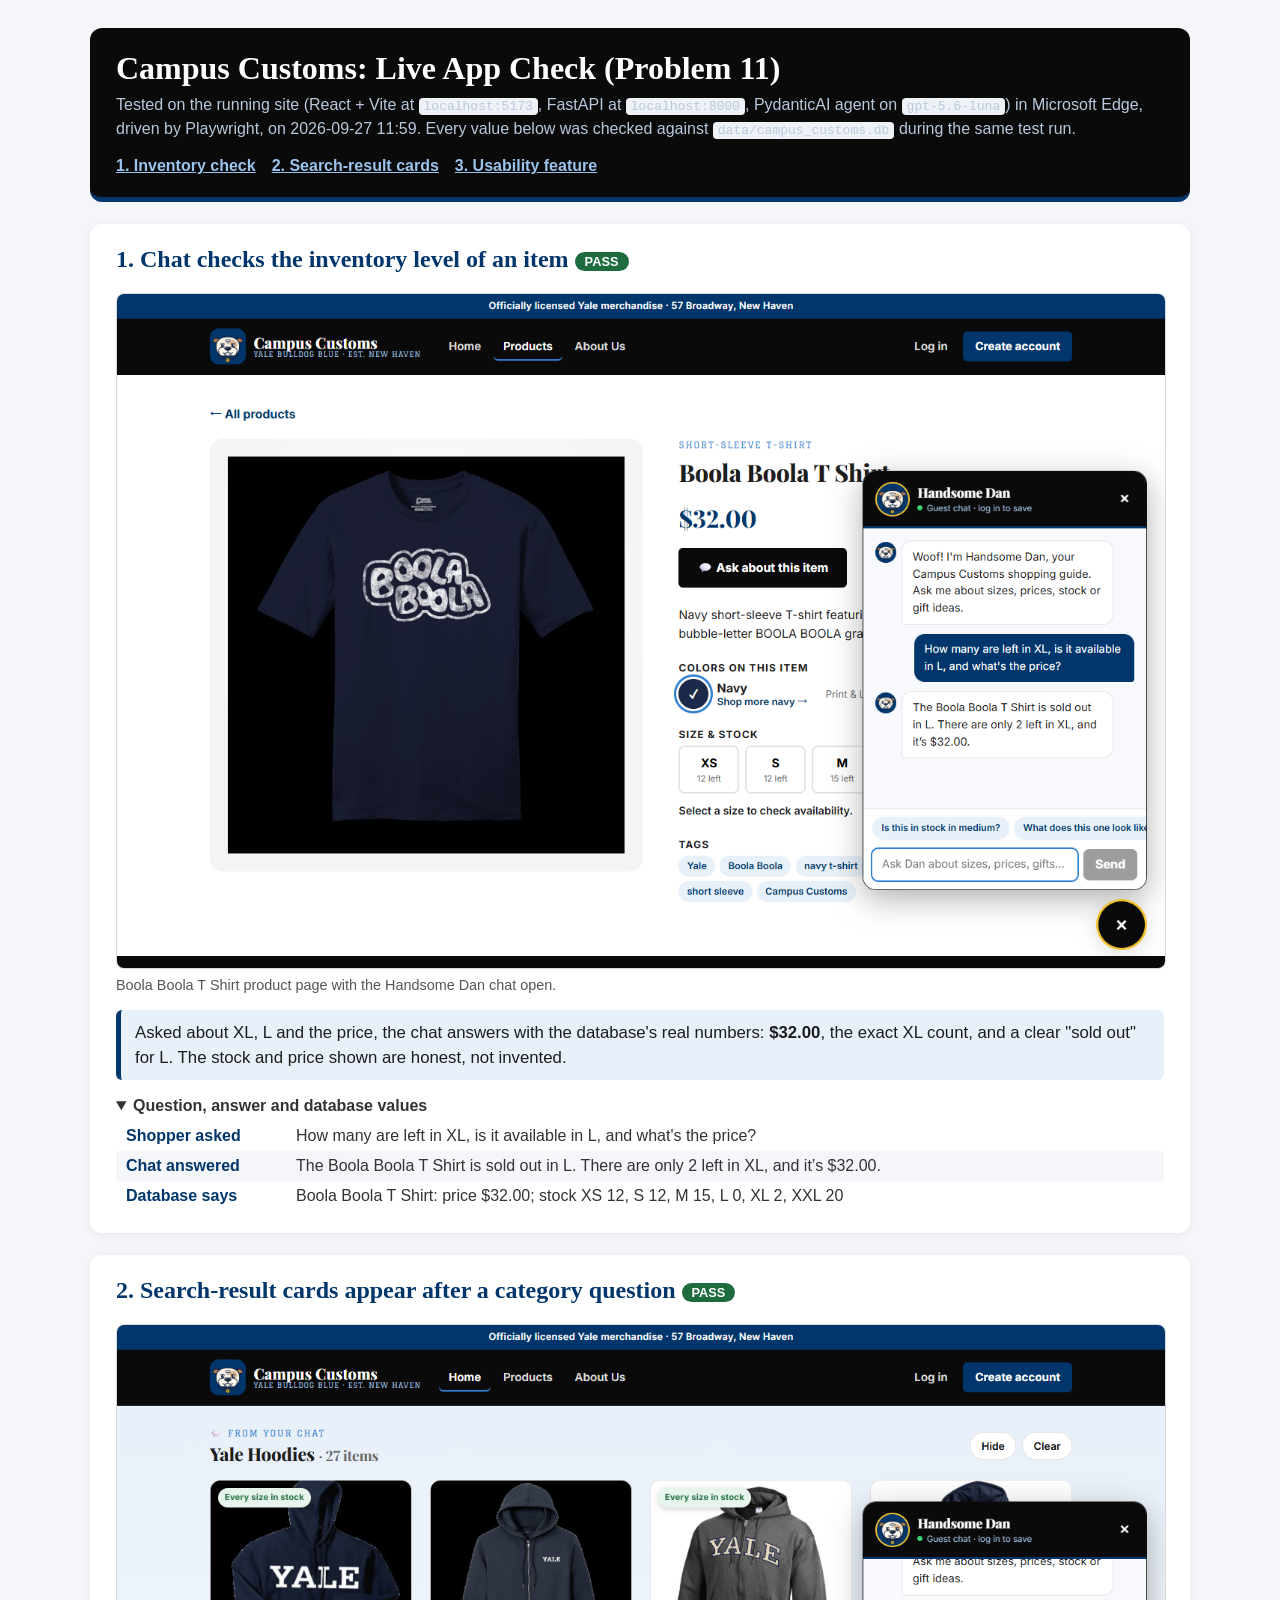
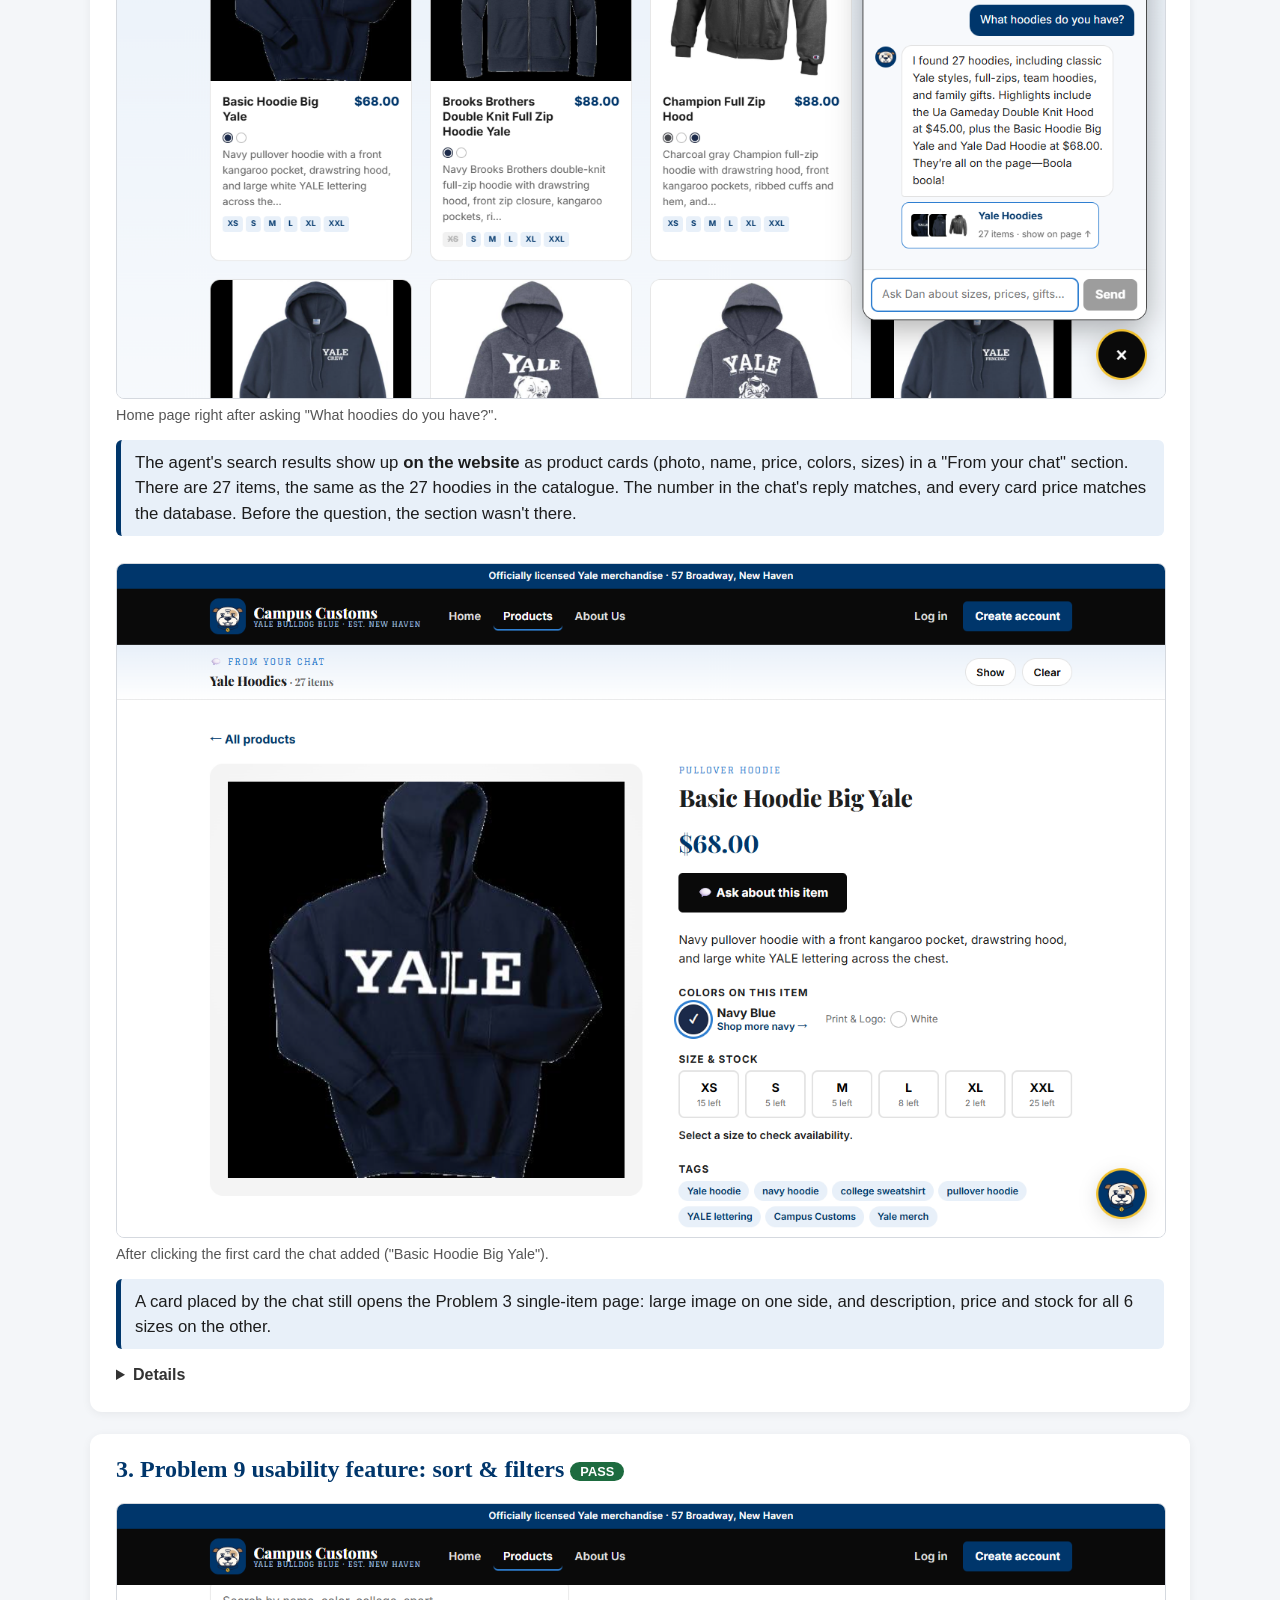
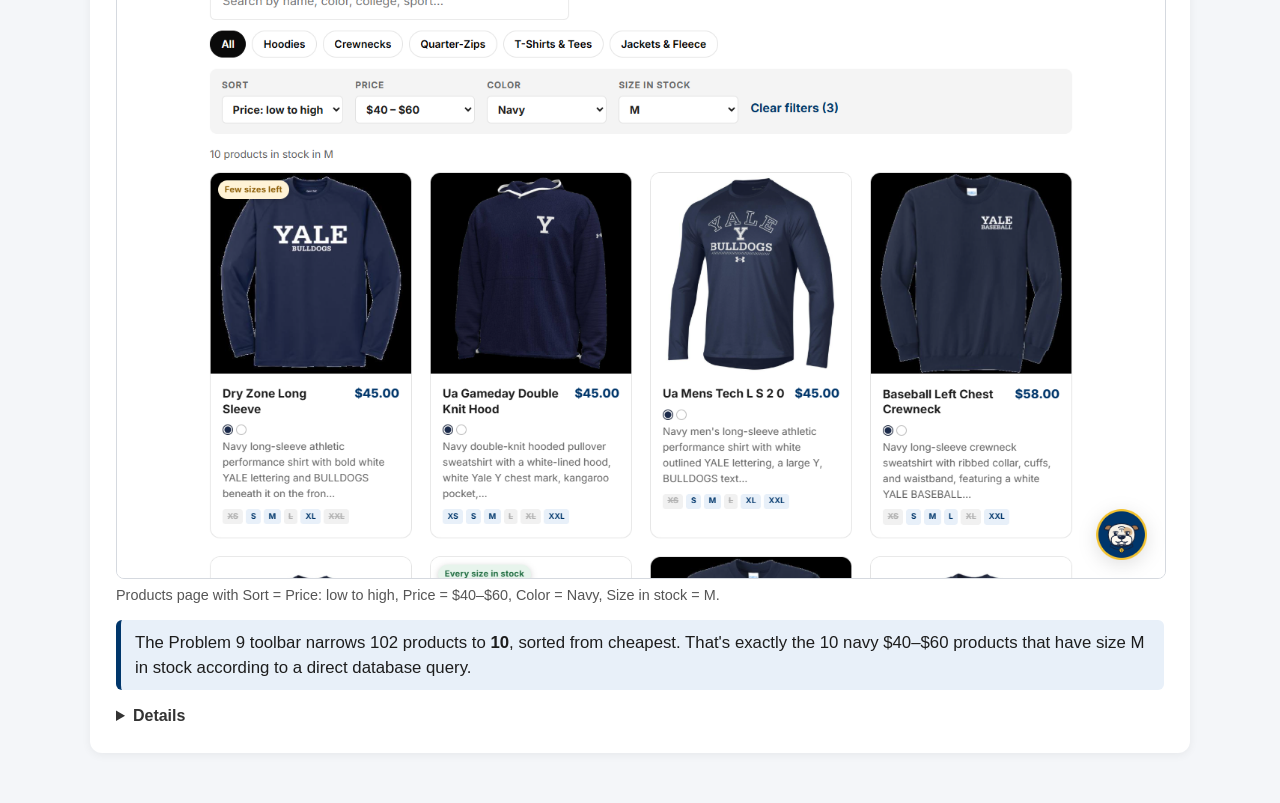
<file: output/app_check.html>
<!doctype html>
<html lang="en">
<head>
<meta charset="utf-8">
<title>Campus Customs: Live App Check</title>
<style>
  body { font-family: Inter, "Segoe UI", Arial, sans-serif; max-width: 1100px; margin: 0 auto; padding: 28px; color: #1d1d1d; background: #f4f6f9; }
  header { background: #0a0a0a; color: #fff; padding: 22px 26px; border-radius: 12px; border-bottom: 5px solid #00366b; }
  header h1 { margin: 0 0 6px; font-family: Georgia, serif; }
  header p { margin: 0; color: #b9c9dc; line-height: 1.5; }
  nav { margin: 16px 0 0; } nav a { color: #9bc4ee; margin-right: 16px; font-weight: 600; }
  section { background: #fff; border-radius: 12px; padding: 22px 26px; margin: 22px 0; box-shadow: 0 2px 10px rgba(0,0,0,.06); }
  h2 { margin: 0 0 10px; color: #00366b; font-family: Georgia, serif; }
  img { width: 100%; border: 1px solid #d5d9df; border-radius: 8px; margin: 10px 0 4px; }
  .caption { font-size: .9rem; color: #555; margin: 0 0 14px; }
  .proves { font-size: 1.05rem; line-height: 1.5; background: #e8f0f9; border-left: 5px solid #00366b; padding: 10px 14px; border-radius: 6px; }
  .pass { background: #1d6b3f; color: #fff; border-radius: 999px; padding: 2px 10px; font-size: .8rem; font-weight: 700; vertical-align: middle; font-family: Arial, sans-serif; }
  .fail { background: #a12121; color: #fff; border-radius: 999px; padding: 2px 10px; font-size: .8rem; font-weight: 700; vertical-align: middle; }
  details { margin-top: 8px; color: #333; } summary { cursor: pointer; font-weight: 600; margin-bottom: 6px; }
  table { border-collapse: collapse; width: 100%; } th, td { padding: 6px 10px; text-align: left; vertical-align: top; }
  th { width: 150px; color: #00366b; } tr:nth-child(even) { background: #f4f6f9; }
  code { background: #eef1f5; padding: 1px 5px; border-radius: 4px; }
</style>
</head>
<body>
<header>
  <h1>Campus Customs: Live App Check (Problem 11)</h1>
  <p>Tested on the running site (React + Vite at <code>localhost:5173</code>, FastAPI at <code>localhost:8000</code>, PydanticAI agent on <code>gpt-5.6-luna</code>)
  in Microsoft Edge, driven by Playwright, on 2026-09-27 11:59. Every value below was checked against <code>data/campus_customs.db</code> during the same test run.</p>
  <nav><a href="#inventory">1. Inventory check</a><a href="#cards">2. Search-result cards</a><a href="#usability">3. Usability feature</a></nav>
</header>

<section id="inventory">
  <h2>1. Chat checks the inventory level of an item <span class="pass">PASS</span></h2>
  <img src="app_check_images/inventory.png" alt="Chat answering a stock and price question on the Boola Boola T Shirt page">
  <p class="caption">Boola Boola T Shirt product page with the Handsome Dan chat open.</p>
  <p class="proves">Asked about XL, L and the price, the chat answers with the database's real numbers: <strong>$32.00</strong>, the exact XL count, and a clear "sold out" for L. The stock and price shown are honest, not invented.</p>
  <details open><summary>Question, answer and database values</summary>
  <table>
    <tr><th>Shopper asked</th><td>How many are left in XL, is it available in L, and what&#x27;s the price?</td></tr>
    <tr><th>Chat answered</th><td>The Boola Boola T Shirt is sold out in L. There are only 2 left in XL, and it’s $32.00.</td></tr>
    <tr><th>Database says</th><td>Boola Boola T Shirt: price $32.00; stock XS 12, S 12, M 15, L 0, XL 2, XXL 20</td></tr>
  </table></details>
</section>

<section id="cards">
  <h2>2. Search-result cards appear after a category question <span class="pass">PASS</span></h2>
  <img src="app_check_images/search_cards.png" alt="Hoodie search results shown as product cards on the page">
  <p class="caption">Home page right after asking "What hoodies do you have?".</p>
  <p class="proves">The agent's search results show up <strong>on the website</strong> as product cards (photo, name, price, colors, sizes) in a "From your chat" section. There are 27 items, the same as the 27 hoodies in the catalogue. The number in the chat's reply matches, and every card price matches the database. Before the question, the section wasn't there.</p>
  <img src="app_check_images/search_card_detail.png" alt="Product detail page opened by clicking a chat result card">
  <p class="caption">After clicking the first card the chat added ("Basic Hoodie Big Yale").</p>
  <p class="proves">A card placed by the chat still opens the Problem 3 single-item page: large image on one side, and description, price and stock for all 6 sizes on the other.</p>
  <details><summary>Details</summary>
  <table>
    <tr><th>Chat answered</th><td>I found 27 hoodies, including classic Yale styles, full-zips, team hoodies, and family gifts. Highlights include the Ua Gameday Double Knit Hood at $45.00, plus the Basic Hoodie Big Yale and Yale Dad Hoodie at $68.00. They’re all on the page—Boola boola!</td></tr>
    <tr><th>Count in reply</th><td>Chat said [27] and the page shows 27 cards: True</td></tr>
    <tr><th>Section heading</th><td>Yale Hoodies · 27 items. The first 8 are shown, and "Show all" reveals the rest.</td></tr>
    <tr><th>Database</th><td>27 hoodies in <code>catalogue</code>. All card prices match <code>catalogue.price</code>: True</td></tr>
    <tr><th>Card click</th><td>Opened <code>/products/basic-hoodie-big-yale</code> (detail page with 6 sizes: True)</td></tr>
  </table></details>
</section>

<section id="usability">
  <h2>3. Problem 9 usability feature: sort &amp; filters <span class="pass">PASS</span></h2>
  <img src="app_check_images/usability_filters.png" alt="Products page sorted by price and filtered by price range, color and size in stock">
  <p class="caption">Products page with Sort = Price: low to high, Price = $40–$60, Color = Navy, Size in stock = M.</p>
  <p class="proves">The Problem 9 toolbar narrows 102 products to <strong>10</strong>, sorted from cheapest. That's exactly the 10 navy $40–$60 products that have size M in stock according to a direct database query.</p>
  <details><summary>Details</summary>
  <table>
    <tr><th>Shareable URL</th><td><code>/products?sort=price_low&amp;price=40to60&amp;color=Navy&amp;size=M</code></td></tr>
    <tr><th>Page shows</th><td>10 products in stock in M, prices $45.00–$58.00, ascending: True</td></tr>
    <tr><th>Database</th><td>10 matching products (same names as the page)</td></tr>
  </table></details>
</section>
</body>
</html>
</file>
